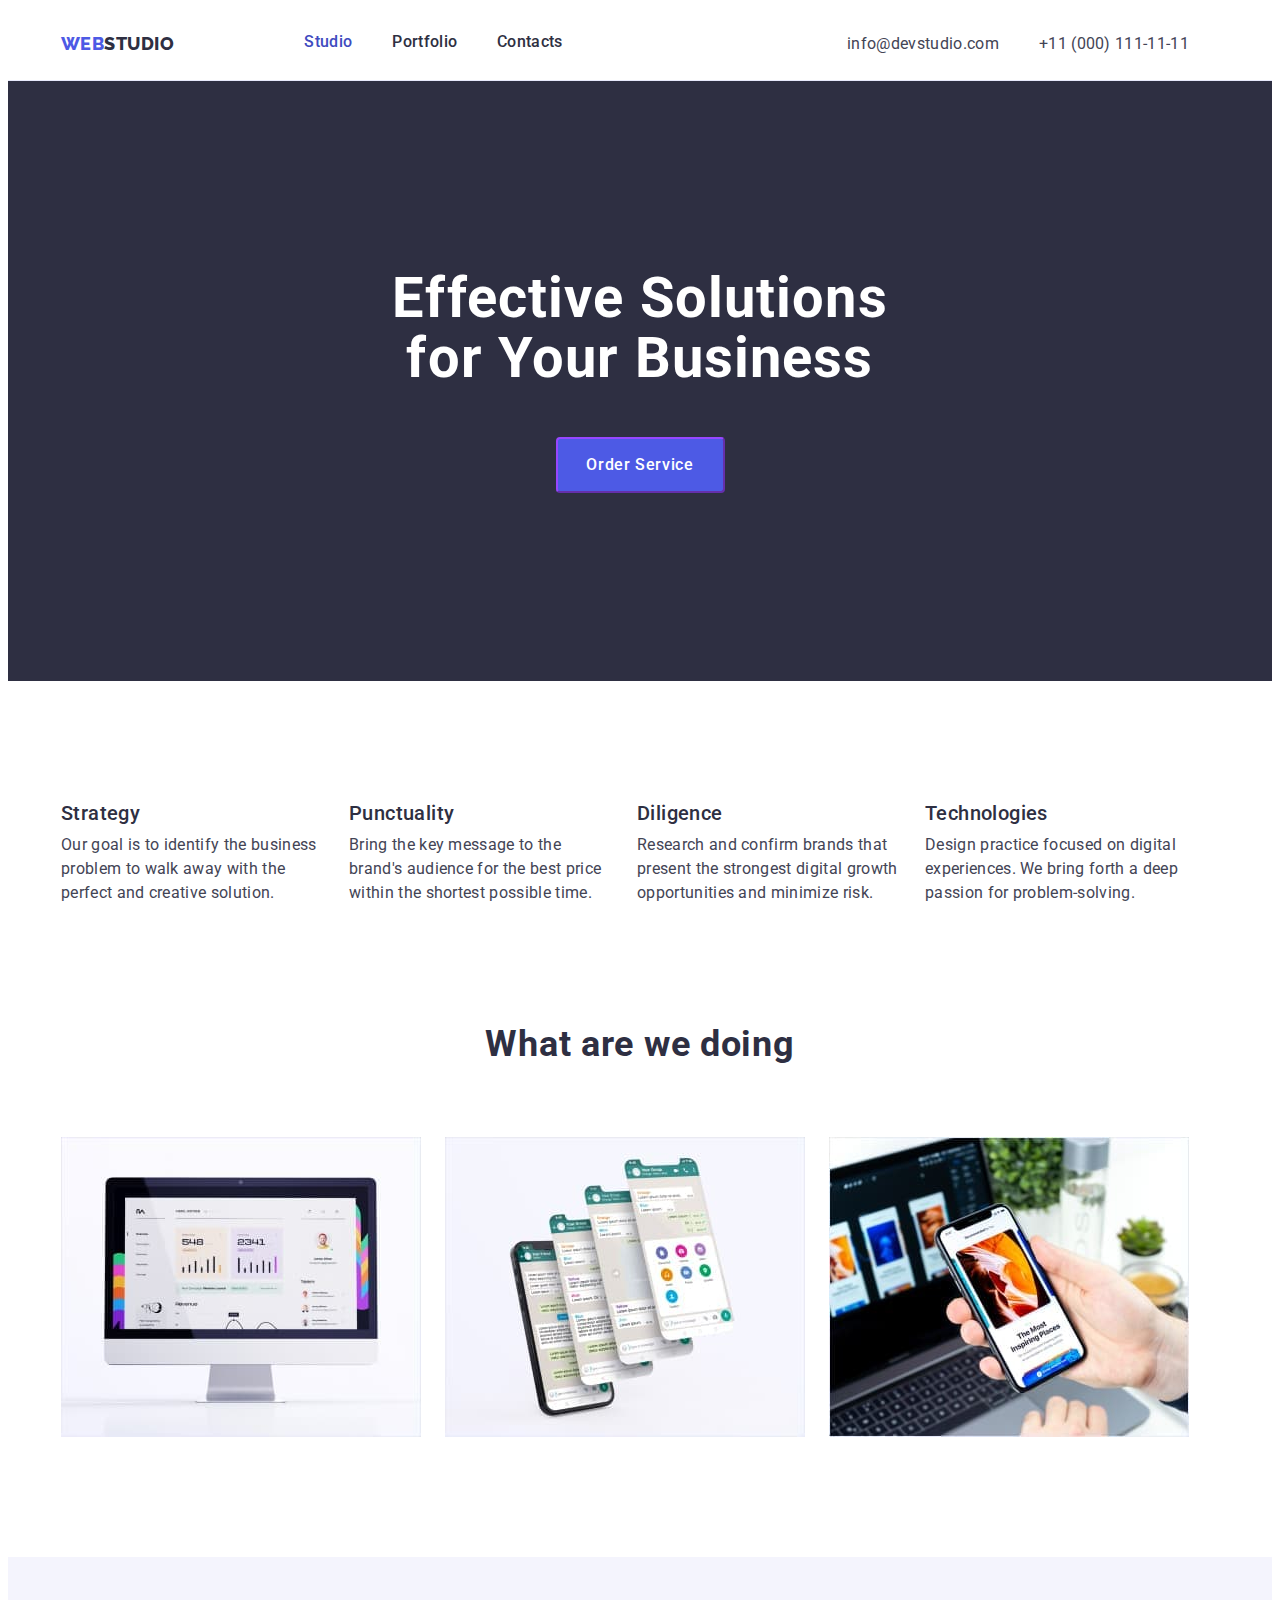
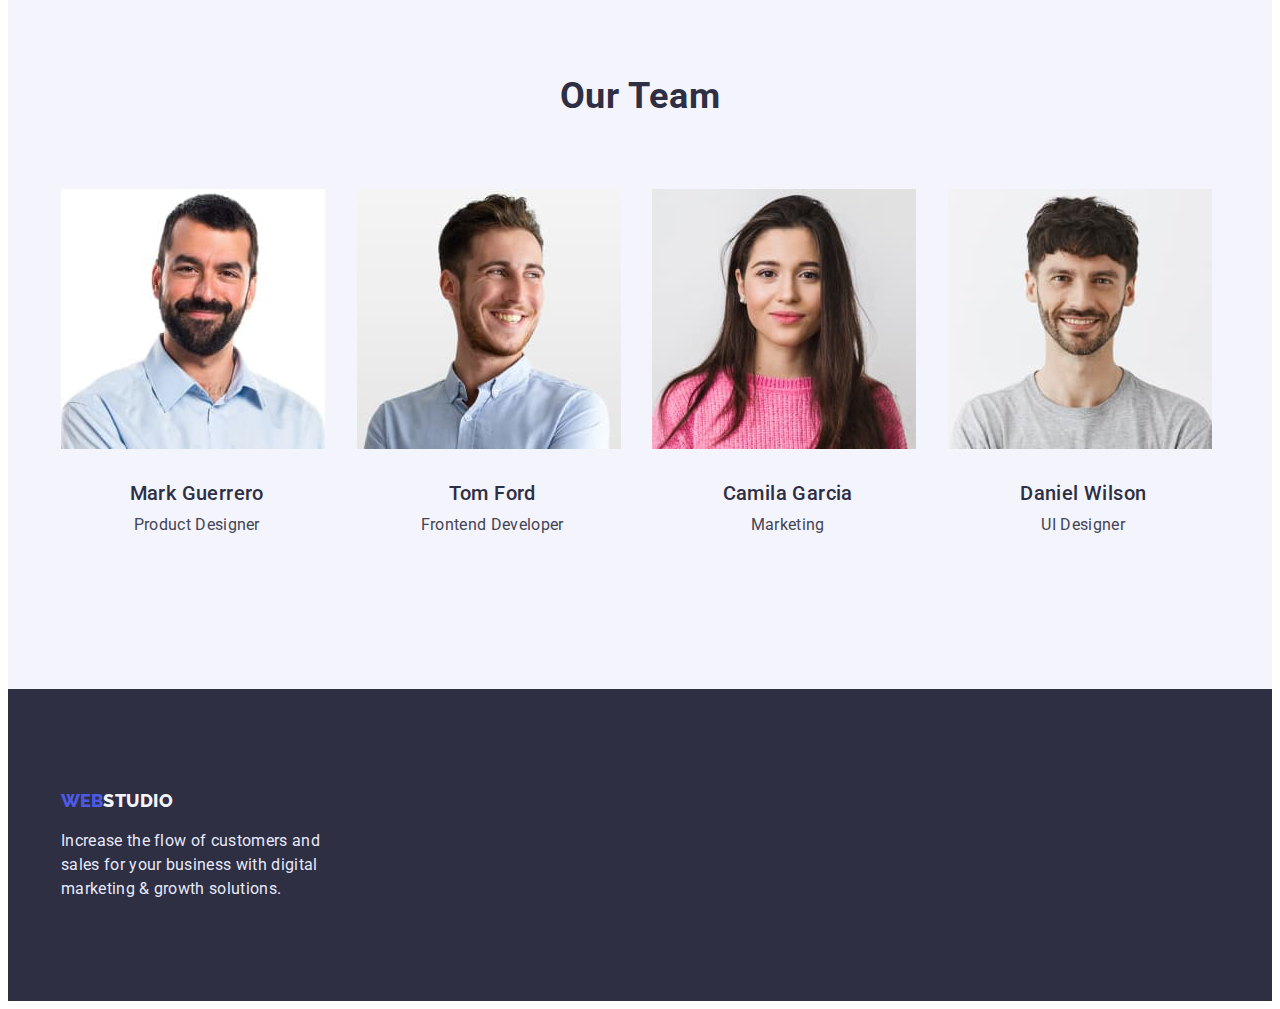
<file: index.html>
<!DOCTYPE html>
<html lang="en">
  <head>
    <meta charset="UTF-8" />
    <meta http-equiv="X-UA-Compatible" content="IE=edge" />
    <meta name="viewport" content="width=device-width, initial-scale=1.0" />
    <title>WebStudio</title>
    <link rel="preconnect" href="https://fonts.googleapis.com" />
    <link rel="preconnect" href="https://fonts.gstatic.com" crossorigin />
    <link
      href="https://fonts.googleapis.com/css2?family=Open+Sans:wght@400;600;700&family=Raleway:wght@800&family=Roboto:wght@400;500;700;900&display=swap"
      rel="stylesheet"
    />
    <link
      rel="stylesheet"
      href="https://cdnjs.cloudflare.com/ajax/libs/modern-normalize/1.1.0/modern-normalize.min.css"
      integrity="sha512-wpPYUAdjBVSE4KJnH1VR1HeZfpl1ub8YT/NKx4PuQ5NmX2tKuGu6U/JRp5y+Y8XG2tV+wKQpNHVUX03MfMFn9Q=="
      crossorigin="anonymous"
      referrerpolicy="no-referrer"
    />
    <link rel="stylesheet" href="./css/style.css" />
  </head>

  <body>
    <header class="header">
      <div class="container header-container">
        <nav class="header-navigation">
          <!--Logo-->
          <a class="logoweb" href="./index.html"
            >WEB<span class="logostudio">STUDIO</span></a
          >
          <!--Navigations-->
          <ul class="header-list list">
            <li>
              <a class="nav-link current" href="./index.html">Studio</a>
            </li>
            <li>
              <a class="nav-link" href="./portfolio.html">Portfolio</a>
            </li>
            <li>
              <a class="nav-link" href="./index.html">Contacts</a>
            </li>
          </ul>
        </nav>
        <address>
          <ul class="header-cont list">
            <li>
              <a class="contacts" href="mailto:info@devstudio.com"
                >info@devstudio.com</a
              >
            </li>
            <li>
              <a class="contacts" href="tel:+110001111111"
                >+11 (000) 111-11-11</a
              >
            </li>
          </ul>
        </address>
      </div>
    </header>
    <main>
      <!--Section 1 + Buttom-->
      <section class="hero">
        <div class="container">
          <h1 class="hero-title">Effective Solutions for Your Business</h1>
          <button class="hero-button" type="button">Order Service</button>
        </div>
      </section>
      <!--Section 2 Features-->
      <section class="features">
        <div class="container">
          <h2 class="visually-hidden">Features</h2>
          <ul class="features-list list">
            <li class="features-item">
              <h3 class="features-subtitle">Strategy</h3>
              <p class="features-text">
                Our goal is to identify the business problem to walk away with
                the perfect and creative solution.
              </p>
            </li>
            <li class="features-item">
              <h3 class="features-subtitle">Punctuality</h3>
              <p class="features-text">
                Bring the key message to the brand's audience for the best price
                within the shortest possible time.
              </p>
            </li>
            <li class="features-item">
              <h3 class="features-subtitle">Diligence</h3>
              <p class="features-text">
                Research and confirm brands that present the strongest digital
                growth opportunities and minimize risk.
              </p>
            </li>
            <li class="features-item">
              <h3 class="features-subtitle">Technologies</h3>
              <p class="features-text">
                Design practice focused on digital experiences. We bring forth a
                deep passion for problem-solving.
              </p>
            </li>
          </ul>
        </div>
      </section>
      <!--Section 3 WAWED-->

      <section class="wawd">
        <div class="container">
          <h2 class="wawd-title">What are we doing</h2>
          <ul class="wawd-list list">
            <li class="wawd-item">
              <img
                src="./images/rectangle1.jpg"
                alt="monitor"
                width="360"
                height="300"
              />
            </li>
            <li class="wawd-item">
              <img
                src="./images/rectangle2.jpg"
                alt="mobiles"
                width="360"
                height="300"
              />
            </li>
            <li class="wawd-item">
              <img
                src="./images/rectangle3.jpg"
                alt="mobil in hand"
                width="360"
                height="300"
              />
            </li>
          </ul>
        </div>
      </section>

      <!--Section 4 OurTeam-->
      <section class="ourteam">
        <div class="container">
          <h2 class="ourteam-title">Our Team</h2>
          <ul class="ourteam-list list">
            <li class="ourteam-item">
              <img
                src="./images/markguerrero.jpg"
                alt="Mark Guerrero"
                width="264"
              />
              <div class="ourteam-item-wrap">
                <h3 class="ourteam-subtitle">Mark Guerrero</h3>
                <p class="ourteam-text">Product Designer</p>
              </div>
            </li>
            <li class="ourteam-item">
              <img src="./images/tomford.jpg" alt="Tom Ford" width="264" />
              <div class="ourteam-item-wrap">
                <h3 class="ourteam-subtitle">Tom Ford</h3>
                <p class="ourteam-text">Frontend Developer</p>
              </div>
            </li>
            <li class="ourteam-item">
              <img
                src="./images/camilagarcia.jpg"
                alt="Camila Garcia"
                width="264"
              />
              <div class="ourteam-item-wrap">
                <h3 class="ourteam-subtitle">Camila Garcia</h3>
                <p class="ourteam-text">Marketing</p>
              </div>
            </li>
            <li class="ourteam-item">
              <img
                src="./images/danielwilson.jpg"
                alt="Daniel Wilson"
                width="264"
              />
              <div class="ourteam-item-wrap">
                <h3 class="ourteam-subtitle">Daniel Wilson</h3>
                <p class="ourteam-text">UI Designer</p>
              </div>
            </li>
          </ul>
        </div>
      </section>
    </main>
    <footer class="footer">
      <div class="container">
        <!--Logo-->
        <a class="logoweb" href="./index.html"
          >WEB<span class="logostudiofooter">STUDIO</span></a
        >
        <p class="footertext">
          Increase the flow of customers and sales for your business with
          digital marketing & growth solutions.
        </p>
      </div>
    </footer>
  </body>
</html>
</file>
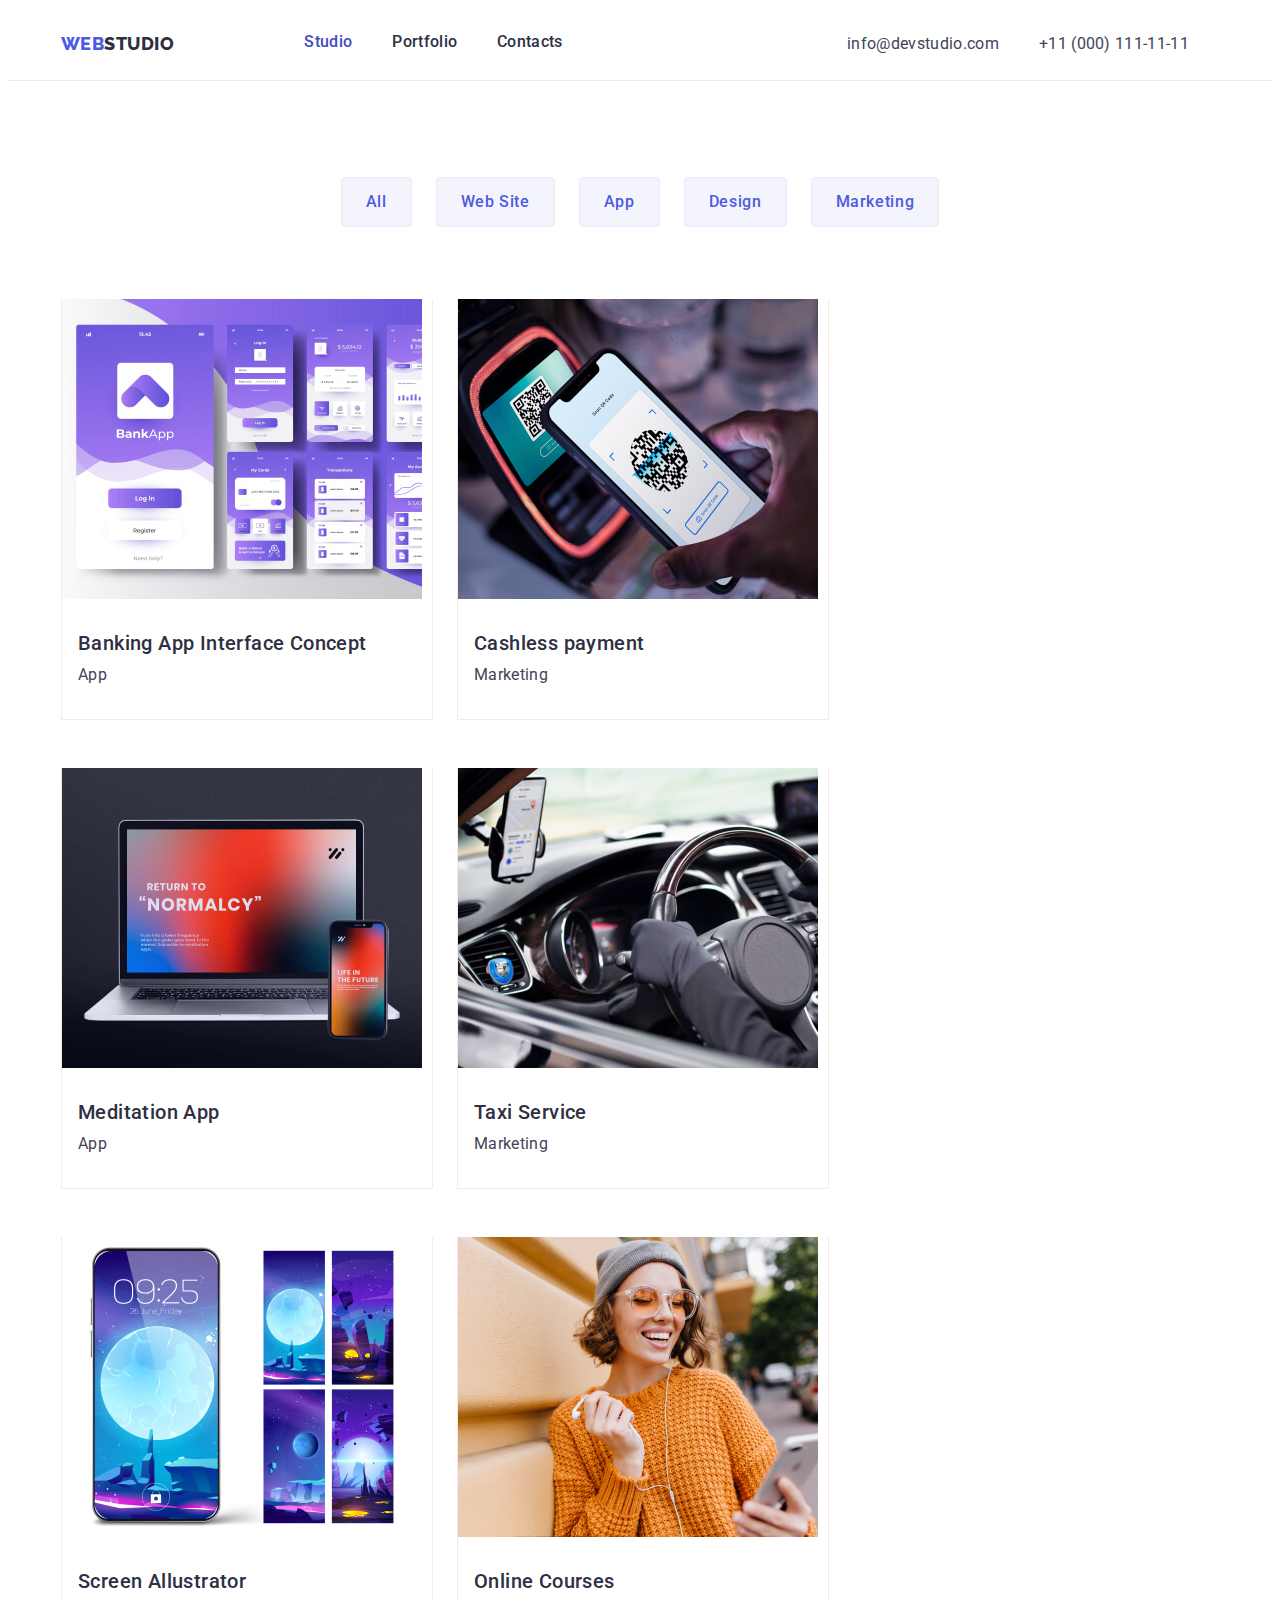
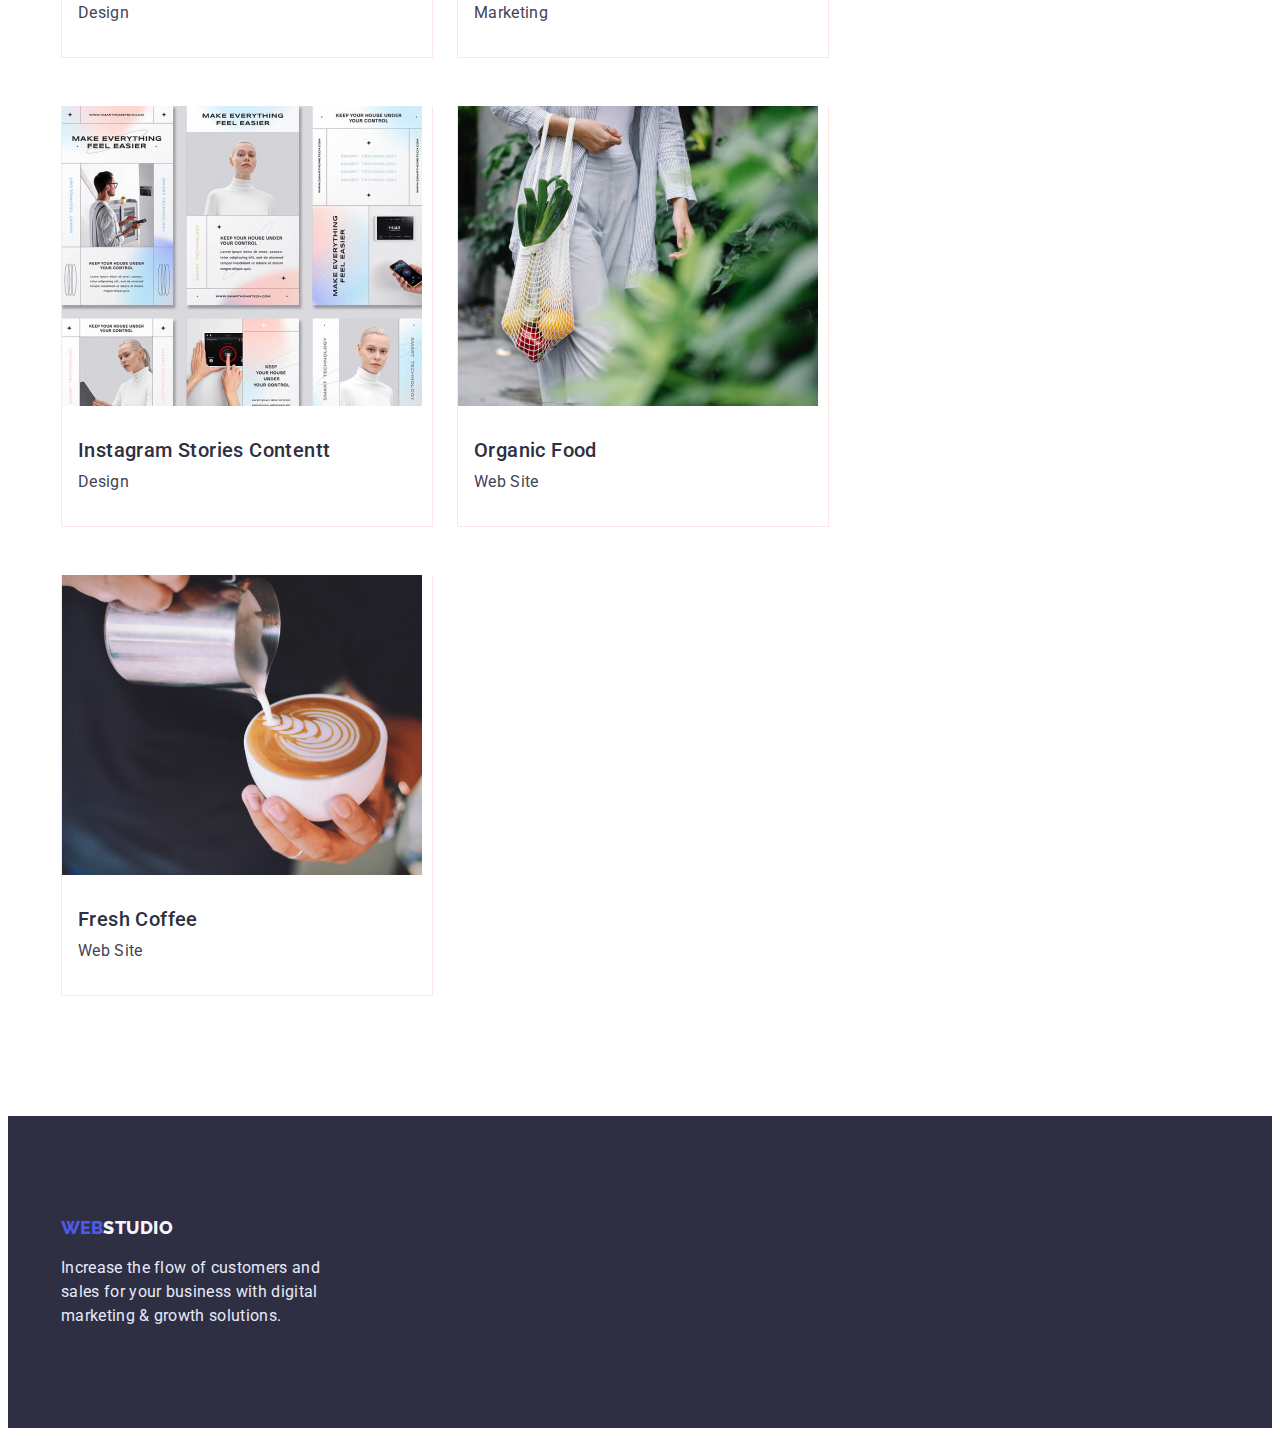
<file: portfolio.html>
<!DOCTYPE html>
<html lang="en">
  <head>
    <meta charset="UTF-8" />
    <meta http-equiv="X-UA-Compatible" content="IE=edge" />
    <meta name="viewport" content="width=device-width, initial-scale=1.0" />
    <title>Portfolio</title>
    <link rel="preconnect" href="https://fonts.googleapis.com" />
    <link rel="preconnect" href="https://fonts.gstatic.com" crossorigin />
    <link
      href="https://fonts.googleapis.com/css2?family=Open+Sans:wght@400;600;700&family=Raleway:wght@800&family=Roboto:wght@400;500;700;900&display=swap"
      rel="stylesheet"
    />
    <link
      rel="stylesheet"
      href="https://cdnjs.cloudflare.com/ajax/libs/modern-normalize/1.1.0/modern-normalize.min.css"
      integrity="sha512-wpPYUAdjBVSE4KJnH1VR1HeZfpl1ub8YT/NKx4PuQ5NmX2tKuGu6U/JRp5y+Y8XG2tV+wKQpNHVUX03MfMFn9Q=="
      crossorigin="anonymous"
      referrerpolicy="no-referrer"
    />
    <link rel="stylesheet" href="./css/style.css" />
  </head>
  <body>
    <header class="header">
      <div class="container header-container">
        <nav class="header-navigation">
          <!--Logo-->
          <a class="logoweb" href="./index.html"
            >WEB<span class="logostudio">STUDIO</span></a
          >
          <!--Navigations-->
          <ul class="header-list list">
            <li>
              <a class="nav-link current" href="./index.html">Studio</a>
            </li>
            <li>
              <a class="nav-link" href="./portfolio.html">Portfolio</a>
            </li>
            <li>
              <a class="nav-link" href="./index.html">Contacts</a>
            </li>
          </ul>
        </nav>
        <address>
          <ul class="header-cont list">
            <li>
              <a class="contacts" href="mailto:info@devstudio.com"
                >info@devstudio.com</a
              >
            </li>
            <li>
              <a class="contacts" href="tel:+110001111111"
                >+11 (000) 111-11-11</a
              >
            </li>
          </ul>
        </address>
      </div>
    </header>
    <main>
      <section class="filters">
        <div class="container">
          <h1 class="visually-hidden">main</h1>
          <!--Button-->
          <ul class="filters-list list">
            <li><button class="btn" type="button">All</button></li>
            <li><button class="btn" type="button">Web Site</button></li>
            <li><button class="btn" type="button">App</button></li>
            <li><button class="btn" type="button">Design</button></li>
            <li><button class="btn" type="button">Marketing</button></li>
          </ul>
          <!--img-->
          <ul class="p-list list">
            <li class="p-item">
              <img src="./images/banking.jpg" alt="Banking App" width="360" />
              <div class="p-item-wrap">
                <h2 class="texth3">Banking App Interface Concept</h2>
                <p class="textp">App</p>
              </div>
            </li>
            <li class="p-item">
              <img src="./images/cashless.jpg" alt="Cashless" width="360" />
              <div class="p-item-wrap">
                <h2 class="texth3">Cashless payment</h2>
                <p class="textp">Marketing</p>
              </div>
            </li>
            <li class="p-item">
              <img
                src="./images/meditationapp.jpg"
                alt="Medotation"
                width="360"
              />
              <div class="p-item-wrap">
                <h2 class="texth3">Meditation App</h2>
                <p class="textp">App</p>
              </div>
            </li>
            <li class="p-item">
              <img src="./images/taxi.jpg" alt="Taxi Service" width="360" />
              <div class="p-item-wrap">
                <h2 class="texth3">Taxi Service</h2>
                <p class="textp">Marketing</p>
              </div>
            </li>
            <li class="p-item">
              <img
                src="./images/screen.jpg"
                alt="Screen Allustrator"
                width="360"
              />
              <div class="p-item-wrap">
                <h2 class="texth3">Screen Allustrator</h2>
                <p class="textp">Design</p>
              </div>
            </li>
            <li class="p-item">
              <img
                src="./images/onlinecourses.jpg"
                alt="Online Courses"
                width="360"
              />
              <div class="p-item-wrap">
                <h2 class="texth3">Online Courses</h2>
                <p class="textp">Marketing</p>
              </div>
            </li>
            <li class="p-item">
              <img
                src="./images/instagramstories.jpg"
                alt="Instagram Stories Content"
                width="360"
              />
              <div class="p-item-wrap">
                <h2 class="texth3">Instagram Stories Contentt</h2>
                <p class="textp">Design</p>
              </div>
            </li>
            <li class="p-item">
              <img
                src="./images/organicfood.jpg"
                alt="Organic Food"
                width="360"
              />
              <div class="p-item-wrap">
                <h2 class="texth3">Organic Food</h2>
                <p class="textp">Web Site</p>
              </div>
            </li>
            <li class="p-item">
              <img
                src="./images/freshcoffe.jpg"
                alt="Fresh Coffee"
                width="360"
              />
              <div class="p-item-wrap">
                <h2 class="texth3">Fresh Coffee</h2>
                <p class="textp">Web Site</p>
              </div>
            </li>
          </ul>
        </div>
      </section>
    </main>
    <footer class="footer">
      <div class="container">
        <!--Logo-->
        <a class="logoweb" href="./index.html"
          >WEB<span class="logostudiofooter">STUDIO</span></a
        >
        <p class="footertext">
          Increase the flow of customers and sales for your business with
          digital marketing & growth solutions.
        </p>
      </div>
    </footer>
  </body>
</html>
</file>
<file: css/style.css>
p,
h1,
h2,
h3,
h4,
h5,
h6 {
    margin: 0;
    }
ul {
    margin: 0;
    padding-left: 0;
}
button {
    cursor: pointer;
}
img {
    display: block;
}
body {
    font-family: 'Roboto',sans-serif;
    color: #434455;
    background-color: #FFF;    
}

.container {
  width: 100%;
  max-width: 1158px;
  padding: 0 15px;
  margin: 0 auto;
  outline: 2px sold tomato;     
}

.list {
    list-style: none;
}

.link {
    text-decoration: none;
}
:root {
    --hero-title-color: #ffffff;
    --main-color-title: #2E2F42;
    --main-color-subtitle: #2E2F42;
    --main-color-text: #434455;
    --active-color: #404BBF;
    --accent-color: #4D5AE5;
}
.visually-hidden {
    position: absolute;
    white-space: nowrap;
    width: 1px;
    height: 1px;
    overflow: hidden;
    border: 0;
    padding: 0;
    clip: rect(0 0 0 0);
    clip-path: inset(50%);
    margin: -1px;
}
/*header*/
/*logo*/
.header {
  padding-top: 24px;
  padding-bottom: 24px;
  background-color: #FFF;
  border-bottom: 1px solid #E7E9FC;
}
.header-container {
  display: flex;
  align-items: center;
}
.header-navigation {
  display: flex;
  margin-right: auto;
}
.logoweb {
    font-family: 'Raleway', sans-serif;
    font-weight: 800;
    font-size: 18px;
    line-height: 1,16;
    color: #4D5AE5;
    text-decoration: none;
    margin-right: 130px;
}
.logostudio {
    font-family: 'Raleway', sans-serif;
    font-weight: 800;
    font-size: 18px;
    line-height: 1,16;
    color: #2E2F42;
}
.logostudiofooter {
    color: #ffffff;
}
.header-container {
  display: flex;
  align-items: center;
  letter-spacing: 0.03em;
}
.header-list {
  display: flex;
  gap: 40px;
}
.nav-link {
    font-weight: 500;
    font-size: 16px;
    line-height: 1,5;
    letter-spacing: 0.02em;
    color: #2E2F42;
    text-decoration: none;
}
.nav-link:hover, :focus {
    color: #404BBF;
}
.nav-link.current {
    color: var(--active-color);
}
.contacts {
    font-weight: 400;
    font-size: 16px;
    line-height: 1,5;
    letter-spacing: 0.02em;
    color: #434455;
    text-decoration: none;
    font-style: normal;
}
.contacts:hover,.contacts:focus {
    color: #404BBF;
}
.header-cont {
  display: flex;
  gap: 40px;
  align-items: center;
  margin-right: auto;
  margin-right: 30px;
}
/*main*/

.hero {
    padding-top: 188px;
    padding-bottom: 188px;
    background: #2E2F42;
}
.hero-title {
    font-size: 56px;
    line-height: 1.07;
    letter-spacing: 0.02em;
    color: var(--hero-title-color, #FFFFFF);
    max-width: 524px;
    text-align: center;
    display: block;
    margin: 0 auto 48px;
    } 
.hero-button {
    min-width: 169px;
    height: 56px;
    font-family: inherit;
    font-weight: 500;
    font-size: 16px;
    line-height: 1.5;
    letter-spacing: 0.04em;
    color: #FFFFFF;
    background-color: var(--accent-color, #4D5AE5);
    border-radius: 4px;   
    border-color: #9747FF;
    display: block;
    margin: 0 auto;
}
.hero-button:is(:hover, :focus) {
    background-color: #404BBF;
    cursor: pointer;
   }

   /* ----------------------- */
   .features {
    padding-top: 120px;
    padding-bottom: 120px;
   }

.features-list {
    display: flex;
    gap: 24px;
}

.features-item {
    max-width: 264px;
}

.features-subtitle {
    font-weight: 500;
    font-size: 20px;
    line-height: 1.2;
    letter-spacing: 0.02em;
    color: var(--main-color-subtitle, #2E2F42);
    margin-bottom: 8px;
}
.features-text {
    font-size: 16px;
    line-height: 1.5;
    letter-spacing: 0.02em;
    color: var(--main-color-text, #434455);
}
/* ------------------------------------ */
.wawd {
    padding-top: 0;
    padding-bottom: 120px;
}
.wawd-title {
    font-size: 36px;
    line-height: 1.11;
    letter-spacing: 0.02em;
    color: var(--main-color-title, #2E2F42);
    margin-bottom: 72px;
    text-align: center;
}
.wawd-list {
    display: flex;
    gap: 24px;
    } 
.wawd-item {}
/* --------------------------------- */
.ourteam {    
    background: #F4F4FD;
    padding-top: 120px;
    padding-bottom: 120px;
}
.ourteam-title {
    font-size: 36px;
    line-height: 1.11;
    letter-spacing: 0.02em;
    color: var(--main-color-title, #2E2F42);
    margin-bottom: 72px;
    text-align: center;
}
.ourteam-list {
    display: flex;
    gap: 24px;
}
.ourteam-item {
    width: calc((100% - 72px) / 4);
}
.ourteam-item-wrap {
    padding-top: 32px;
    padding-bottom: 32px;
    text-align: center;
}
.ourteam-subtitle {
    font-weight: 500;
    font-size: 20px;
    line-height: 1.2;
    letter-spacing: 0.02em;
    color: var(--main-color-subtitle, #2E2F42);
    margin-bottom: 8px;
}
.ourteam-text {
    font-size: 16px;
    line-height: 1.5;
    letter-spacing: 0.02em;
    color: var(--main-color-text, #434455);
}
/* --------------------- */
.footer {
    background-color: #2E2F42;
    padding-top: 100px;
    padding-bottom: 100px;
}

.logoweb {
    font-family: 'Raleway', sans-serif;
    font-weight: 800;
    font-size: 18px;
    line-height: 1.33;
    color: var(--accent-color, #4D5AE5);
    text-decoration: none;
       }

.logostudiofooter {
    font-family: 'Raleway', sans-serif;
    font-weight: 800;
    font-size: 18px;
    line-height: 1.17;
    letter-spacing: 0.03em;
    color: #F4F4FD;
       }

.footertext {    
    color: #E7E9FC;
    font-size: 16px;
    line-height: 1.5;
    letter-spacing: 0.02em;
    max-width: 264px;    
    margin-top: 16px;
}    
/*portfolio*/
.filters {
    padding-top: 96px;
    padding-bottom: 120px;
}
.filters-list {
    margin-bottom: 72px;
    display: flex;
    gap: 24px;
    justify-content: center;
}
.p-list {
    display: flex;
    flex-wrap: wrap;
    column-gap: 24px;
    row-gap: 48px;
}
.p-item {
    background-color: #fff;
    width: calc((100% - 48px) / 3);
    border-right: 1px solid #fce7e7;
    border-bottom: 1px solid #fce7e7;
    border-left: 1px solid #fce7e7;
}
.p-item-wrap {
    padding-top: 32px;
    padding-bottom: 32px;
    padding-left: 16px;
}

    .texth3 {
    font-weight: 500;
    font-size: 20px;
    line-height: 1.2;
    letter-spacing: 0.02em;
    color: var(--main-color-subtitle, #2E2F42);
    margin-bottom: 8px;
    }

    .textp {
    font-size: 16px;
    line-height: 1.5;
    letter-spacing: 0.02em;
    color: var(--main-color-text, #434455);
    }

/*buttom*/

.btn {   
    font-weight: 500;
    font-size: 16px;
    font-family: inherit;     
    line-height: 1.5;    
    color: #4D5AE5;
    background: #f4f4fd;
    display: flex;
    align-items: center;
    text-align: center;
    letter-spacing: 0.04em;
    border: 1px solid #e7e9fc;
    border-radius: 4px;
    padding: 12px 24px;
}
.btn:hover, .btn:focus {
    background: #404BBF;
    color: #ffffff;    
}
</file>
